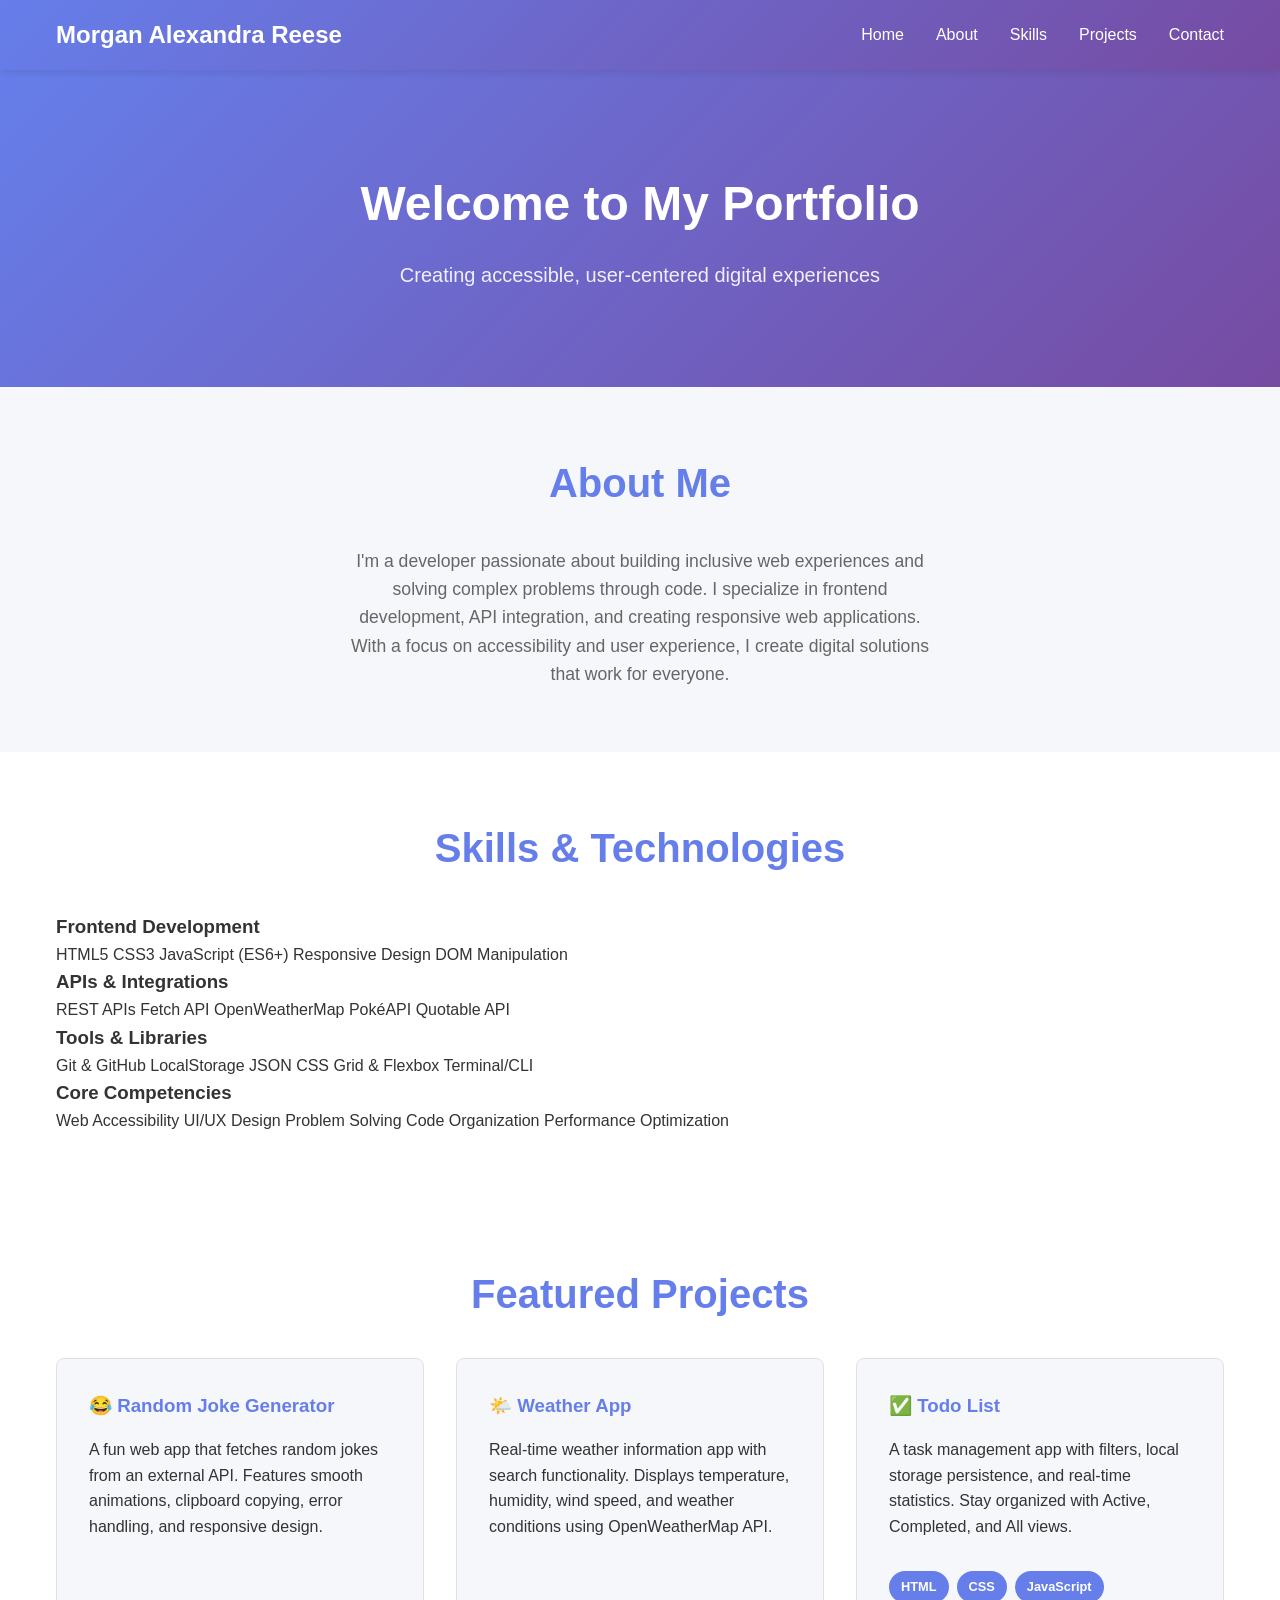
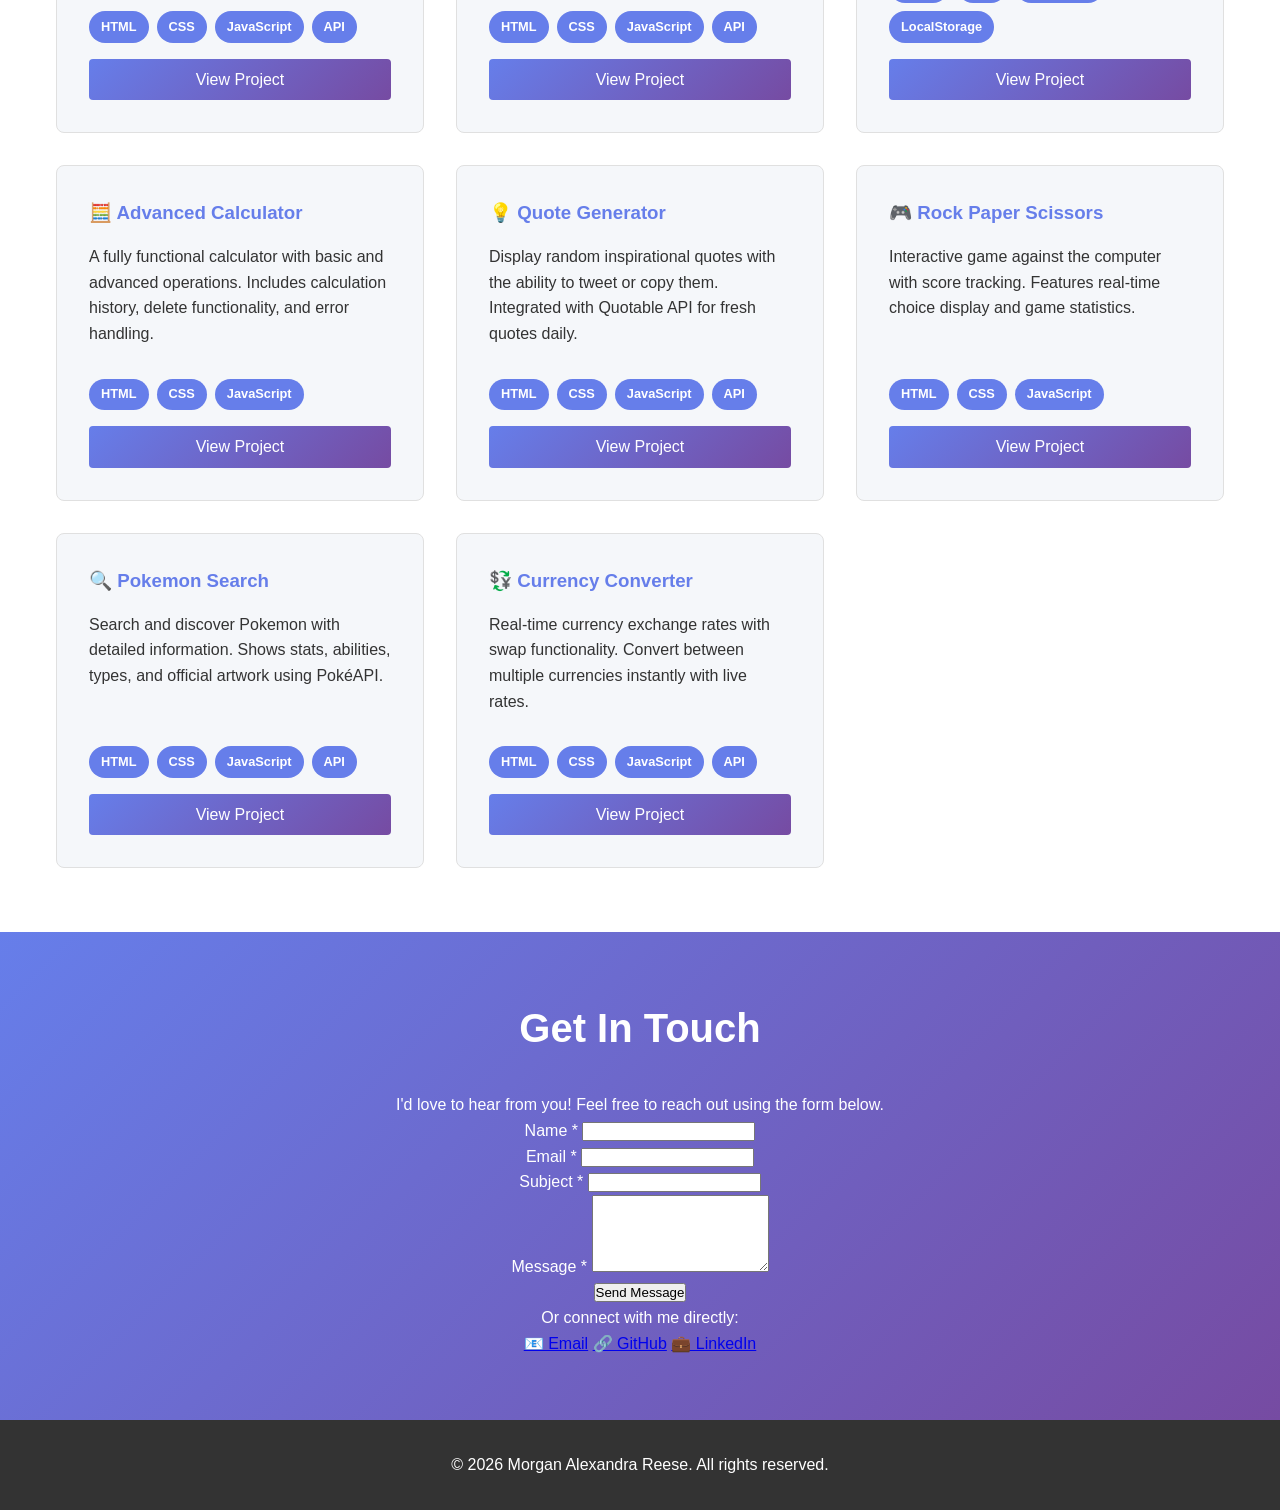
<file: index.html>
<!DOCTYPE html>
<html lang="en">
<head>
    <meta charset="UTF-8">
    <meta name="viewport" content="width=device-width, initial-scale=1.0">
    <title>Morgan Alexandra Reese - Portfolio</title>
    <link rel="stylesheet" href="styles/style.css">
</head>
<body>
    <header>
        <nav class="navbar">
            <div class="container">
                <h1 class="logo">Morgan Alexandra Reese</h1>
                <ul class="nav-links">
                    <li><a href="#home">Home</a></li>
                    <li><a href="#about">About</a></li>
                    <li><a href="#skills">Skills</a></li>
                    <li><a href="#projects">Projects</a></li>
                    <li><a href="#contact">Contact</a></li>
                </ul>
            </div>
        </nav>
    </header>

    <main>
        <section id="home" class="hero">
            <div class="container">
                <h1>Welcome to My Portfolio</h1>
                <p>Creating accessible, user-centered digital experiences</p>
            </div>
        </section>

        <section id="about" class="about">
            <div class="container">
                <h2>About Me</h2>
                <p>I'm a developer passionate about building inclusive web experiences and solving complex problems through code. I specialize in frontend development, API integration, and creating responsive web applications. With a focus on accessibility and user experience, I create digital solutions that work for everyone.</p>
            </div>
        </section>

        <section id="skills" class="skills">
            <div class="container">
                <h2>Skills & Technologies</h2>
                <div class="skills-grid">
                    <div class="skill-category">
                        <h3>Frontend Development</h3>
                        <div class="skill-tags">
                            <span class="skill-tag">HTML5</span>
                            <span class="skill-tag">CSS3</span>
                            <span class="skill-tag">JavaScript (ES6+)</span>
                            <span class="skill-tag">Responsive Design</span>
                            <span class="skill-tag">DOM Manipulation</span>
                        </div>
                    </div>

                    <div class="skill-category">
                        <h3>APIs & Integrations</h3>
                        <div class="skill-tags">
                            <span class="skill-tag">REST APIs</span>
                            <span class="skill-tag">Fetch API</span>
                            <span class="skill-tag">OpenWeatherMap</span>
                            <span class="skill-tag">PokéAPI</span>
                            <span class="skill-tag">Quotable API</span>
                        </div>
                    </div>

                    <div class="skill-category">
                        <h3>Tools & Libraries</h3>
                        <div class="skill-tags">
                            <span class="skill-tag">Git & GitHub</span>
                            <span class="skill-tag">LocalStorage</span>
                            <span class="skill-tag">JSON</span>
                            <span class="skill-tag">CSS Grid & Flexbox</span>
                            <span class="skill-tag">Terminal/CLI</span>
                        </div>
                    </div>

                    <div class="skill-category">
                        <h3>Core Competencies</h3>
                        <div class="skill-tags">
                            <span class="skill-tag">Web Accessibility</span>
                            <span class="skill-tag">UI/UX Design</span>
                            <span class="skill-tag">Problem Solving</span>
                            <span class="skill-tag">Code Organization</span>
                            <span class="skill-tag">Performance Optimization</span>
                        </div>
                    </div>
                </div>
            </div>
        </section>

        <section id="projects" class="projects">
            <div class="container">
                <h2>Featured Projects</h2>
                <div class="project-grid">
                    <article class="project-card">
                        <h3>😂 Random Joke Generator</h3>
                        <p>A fun web app that fetches random jokes from an external API. Features smooth animations, clipboard copying, error handling, and responsive design.</p>
                        <div class="tech-stack">
                            <span class="tech-tag">HTML</span>
                            <span class="tech-tag">CSS</span>
                            <span class="tech-tag">JavaScript</span>
                            <span class="tech-tag">API</span>
                        </div>
                        <a href="./projects/joke-generator/index.html" class="project-link">View Project</a>
                    </article>

                    <article class="project-card">
                        <h3>🌤️ Weather App</h3>
                        <p>Real-time weather information app with search functionality. Displays temperature, humidity, wind speed, and weather conditions using OpenWeatherMap API.</p>
                        <div class="tech-stack">
                            <span class="tech-tag">HTML</span>
                            <span class="tech-tag">CSS</span>
                            <span class="tech-tag">JavaScript</span>
                            <span class="tech-tag">API</span>
                        </div>
                        <a href="./projects/weather-app/index.html" class="project-link">View Project</a>
                    </article>

                    <article class="project-card">
                        <h3>✅ Todo List</h3>
                        <p>A task management app with filters, local storage persistence, and real-time statistics. Stay organized with Active, Completed, and All views.</p>
                        <div class="tech-stack">
                            <span class="tech-tag">HTML</span>
                            <span class="tech-tag">CSS</span>
                            <span class="tech-tag">JavaScript</span>
                            <span class="tech-tag">LocalStorage</span>
                        </div>
                        <a href="./projects/todo-list/index.html" class="project-link">View Project</a>
                    </article>

                    <article class="project-card">
                        <h3>🧮 Advanced Calculator</h3>
                        <p>A fully functional calculator with basic and advanced operations. Includes calculation history, delete functionality, and error handling.</p>
                        <div class="tech-stack">
                            <span class="tech-tag">HTML</span>
                            <span class="tech-tag">CSS</span>
                            <span class="tech-tag">JavaScript</span>
                        </div>
                        <a href="./projects/calculator/index.html" class="project-link">View Project</a>
                    </article>

                    <article class="project-card">
                        <h3>💡 Quote Generator</h3>
                        <p>Display random inspirational quotes with the ability to tweet or copy them. Integrated with Quotable API for fresh quotes daily.</p>
                        <div class="tech-stack">
                            <span class="tech-tag">HTML</span>
                            <span class="tech-tag">CSS</span>
                            <span class="tech-tag">JavaScript</span>
                            <span class="tech-tag">API</span>
                        </div>
                        <a href="./projects/quote-generator/index.html" class="project-link">View Project</a>
                    </article>

                    <article class="project-card">
                        <h3>🎮 Rock Paper Scissors</h3>
                        <p>Interactive game against the computer with score tracking. Features real-time choice display and game statistics.</p>
                        <div class="tech-stack">
                            <span class="tech-tag">HTML</span>
                            <span class="tech-tag">CSS</span>
                            <span class="tech-tag">JavaScript</span>
                        </div>
                        <a href="./projects/rock-paper-scissors/index.html" class="project-link">View Project</a>
                    </article>

                    <article class="project-card">
                        <h3>🔍 Pokemon Search</h3>
                        <p>Search and discover Pokemon with detailed information. Shows stats, abilities, types, and official artwork using PokéAPI.</p>
                        <div class="tech-stack">
                            <span class="tech-tag">HTML</span>
                            <span class="tech-tag">CSS</span>
                            <span class="tech-tag">JavaScript</span>
                            <span class="tech-tag">API</span>
                        </div>
                        <a href="./projects/pokemon-search/index.html" class="project-link">View Project</a>
                    </article>

                    <article class="project-card">
                        <h3>💱 Currency Converter</h3>
                        <p>Real-time currency exchange rates with swap functionality. Convert between multiple currencies instantly with live rates.</p>
                        <div class="tech-stack">
                            <span class="tech-tag">HTML</span>
                            <span class="tech-tag">CSS</span>
                            <span class="tech-tag">JavaScript</span>
                            <span class="tech-tag">API</span>
                        </div>
                        <a href="./projects/currency-converter/index.html" class="project-link">View Project</a>
                    </article>
                </div>
            </div>
        </section>

        <section id="contact" class="contact">
            <div class="container">
                <h2>Get In Touch</h2>
                <p>I'd love to hear from you! Feel free to reach out using the form below.</p>
                
                <form id="contact-form" class="contact-form">
                    <div class="form-group">
                        <label for="name">Name *</label>
                        <input type="text" id="name" name="name" required />
                    </div>

                    <div class="form-group">
                        <label for="email">Email *</label>
                        <input type="email" id="email" name="email" required />
                    </div>

                    <div class="form-group">
                        <label for="subject">Subject *</label>
                        <input type="text" id="subject" name="subject" required />
                    </div>

                    <div class="form-group">
                        <label for="message">Message *</label>
                        <textarea id="message" name="message" rows="5" required></textarea>
                    </div>

                    <button type="submit" class="submit-btn">Send Message</button>
                    <div id="form-status" class="form-status hidden"></div>
                </form>

                <div class="contact-links">
                    <p>Or connect with me directly:</p>
                    <div class="social-links">
                        <a href="mailto:morganalexandrareese@gmail.com" class="social-link">📧 Email</a>
                        <a href="https://github.com/morganalexandrareese-a11y" target="_blank" class="social-link">🔗 GitHub</a>
                        <a href="https://linkedin.com" target="_blank" class="social-link">💼 LinkedIn</a>
                    </div>
                </div>
            </div>
        </section>
    </main>

    <footer>
        <div class="container">
            <p>&copy; 2026 Morgan Alexandra Reese. All rights reserved.</p>
        </div>
    </footer>

    <script src="js/script.js"></script>
</body>
</html>
</file>
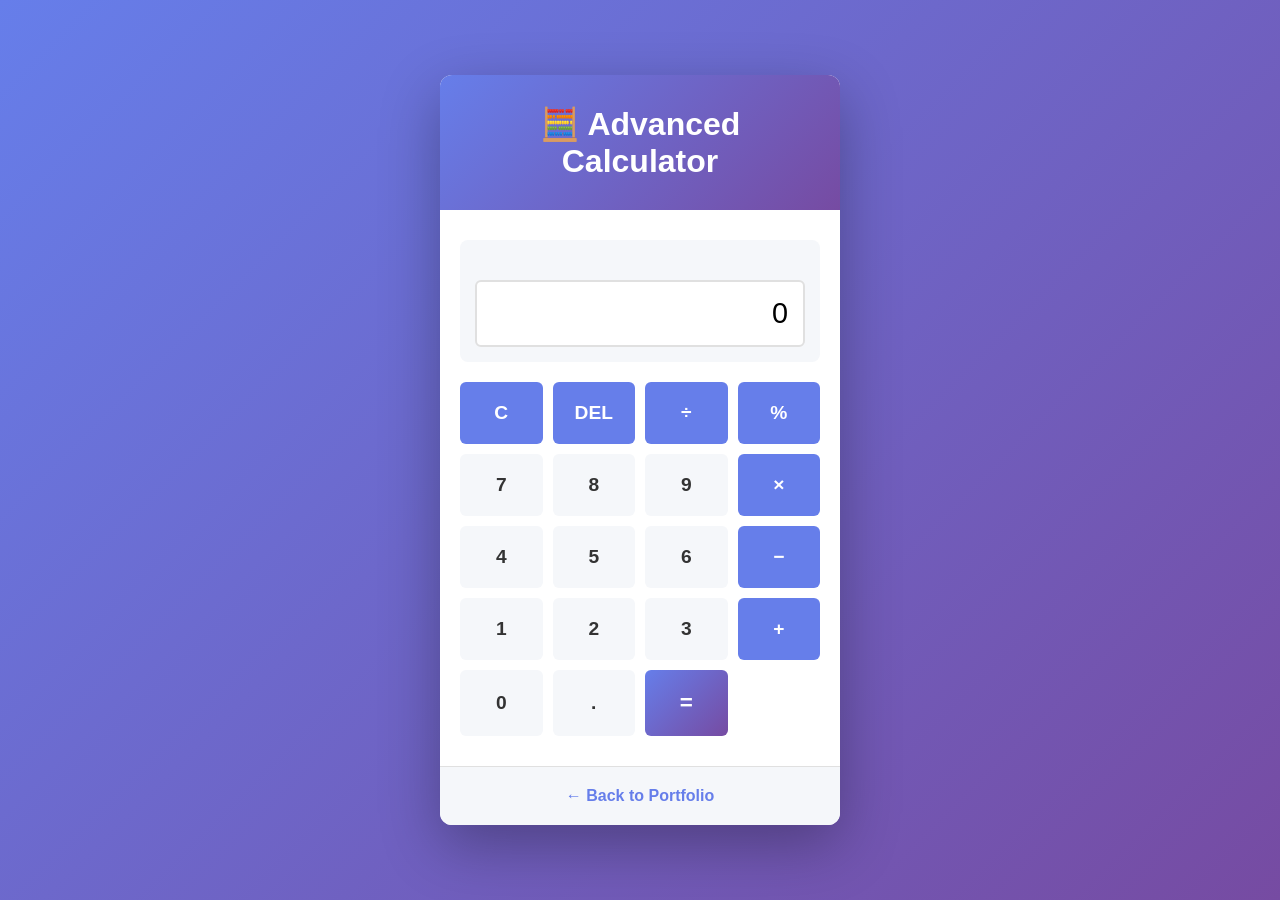
<file: projects/calculator/index.html>
<!DOCTYPE html>
<html lang="en">
<head>
    <meta charset="UTF-8">
    <meta name="viewport" content="width=device-width, initial-scale=1.0">
    <title>Calculator</title>
    <link rel="stylesheet" href="styles.css">
</head>
<body>
    <div class="container">
        <header>
            <h1>🧮 Advanced Calculator</h1>
        </header>

        <main>
            <div class="calculator">
                <div class="display">
                    <div class="history" id="history"></div>
                    <input type="text" id="display" readonly />
                </div>
                
                <div class="buttons">
                    <button class="btn function" onclick="clearDisplay()">C</button>
                    <button class="btn function" onclick="deleteLast()">DEL</button>
                    <button class="btn function" onclick="appendOperator('/')">÷</button>
                    <button class="btn function" onclick="appendOperator('%')">%</button>
                    
                    <button class="btn" onclick="appendNumber('7')">7</button>
                    <button class="btn" onclick="appendNumber('8')">8</button>
                    <button class="btn" onclick="appendNumber('9')">9</button>
                    <button class="btn function" onclick="appendOperator('*')">×</button>
                    
                    <button class="btn" onclick="appendNumber('4')">4</button>
                    <button class="btn" onclick="appendNumber('5')">5</button>
                    <button class="btn" onclick="appendNumber('6')">6</button>
                    <button class="btn function" onclick="appendOperator('-')">−</button>
                    
                    <button class="btn" onclick="appendNumber('1')">1</button>
                    <button class="btn" onclick="appendNumber('2')">2</button>
                    <button class="btn" onclick="appendNumber('3')">3</button>
                    <button class="btn function" onclick="appendOperator('+')">+</button>
                    
                    <button class="btn" onclick="appendNumber('0')">0</button>
                    <button class="btn" onclick="appendNumber('.')">.</button>
                    <button class="btn equals" onclick="calculate()">=</button>
                </div>
            </div>
        </main>

        <footer>
            <p><a href="../../index.html">← Back to Portfolio</a></p>
        </footer>
    </div>

    <script src="script.js"></script>
</body>
</html>
</file>
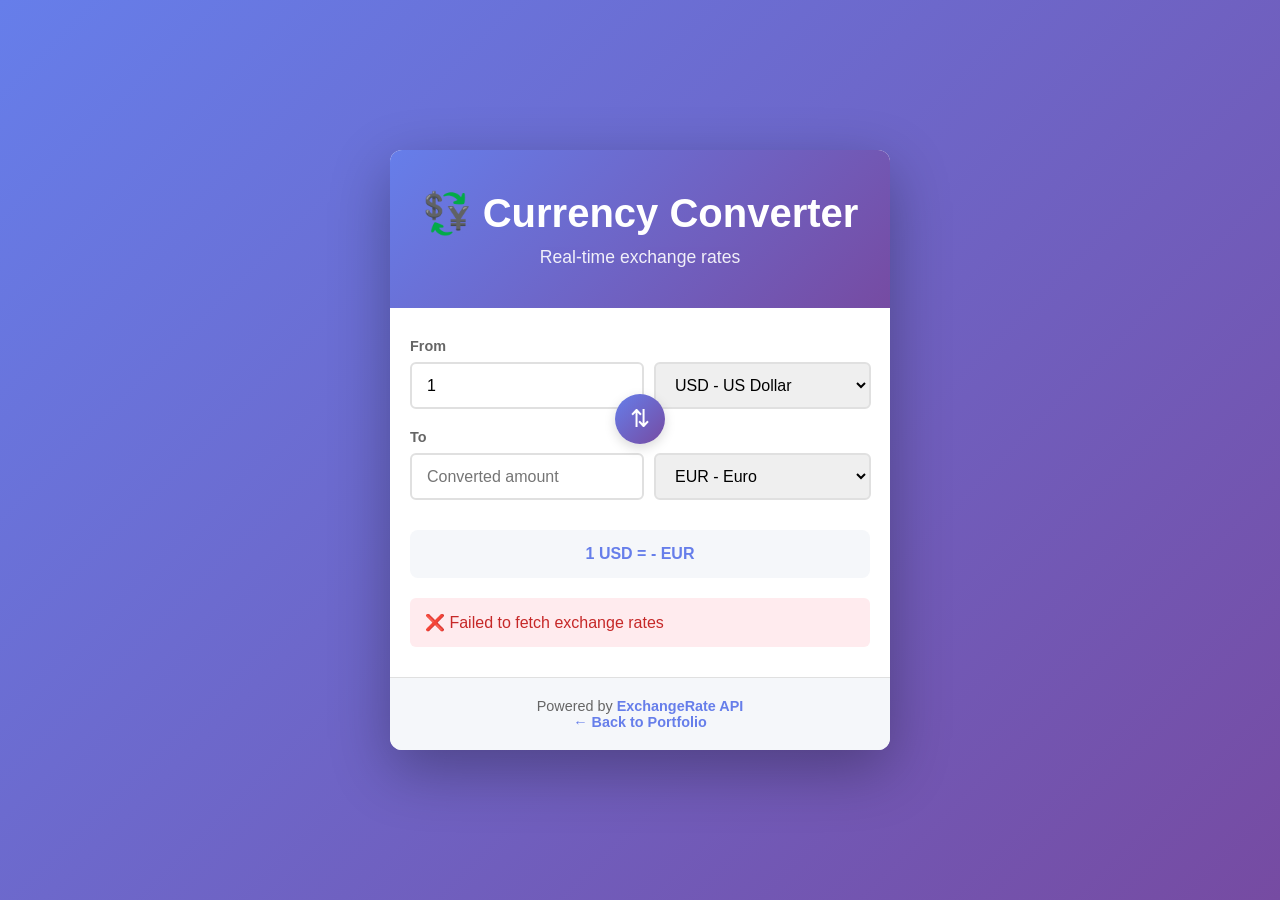
<file: projects/currency-converter/index.html>
<!DOCTYPE html>
<html lang="en">
<head>
    <meta charset="UTF-8">
    <meta name="viewport" content="width=device-width, initial-scale=1.0">
    <title>Currency Converter</title>
    <link rel="stylesheet" href="styles.css">
</head>
<body>
    <div class="container">
        <header>
            <h1>💱 Currency Converter</h1>
            <p>Real-time exchange rates</p>
        </header>

        <main>
            <div class="converter-box">
                <div class="currency-section">
                    <label>From</label>
                    <div class="input-group">
                        <input type="number" id="from-amount" placeholder="Enter amount" value="1" />
                        <select id="from-currency">
                            <option value="USD">USD - US Dollar</option>
                            <option value="EUR">EUR - Euro</option>
                            <option value="GBP">GBP - British Pound</option>
                            <option value="JPY">JPY - Japanese Yen</option>
                            <option value="INR">INR - Indian Rupee</option>
                            <option value="CAD">CAD - Canadian Dollar</option>
                        </select>
                    </div>
                </div>

                <button id="swap-btn" class="swap-btn">⇅</button>

                <div class="currency-section">
                    <label>To</label>
                    <div class="input-group">
                        <input type="number" id="to-amount" placeholder="Converted amount" readonly />
                        <select id="to-currency">
                            <option value="EUR">EUR - Euro</option>
                            <option value="USD">USD - US Dollar</option>
                            <option value="GBP">GBP - British Pound</option>
                            <option value="JPY">JPY - Japanese Yen</option>
                            <option value="INR">INR - Indian Rupee</option>
                            <option value="CAD">CAD - Canadian Dollar</option>
                        </select>
                    </div>
                </div>
            </div>

            <div class="rate-info">
                <p>1 <span id="rate-from">USD</span> = <span id="rate-value">-</span> <span id="rate-to">EUR</span></p>
            </div>

            <div id="error" class="error hidden"></div>
        </main>

        <footer>
            <p>Powered by <a href="https://api.exchangerate-api.com" target="_blank">ExchangeRate API</a></p>
            <p><a href="../../index.html">← Back to Portfolio</a></p>
        </footer>
    </div>

    <script src="script.js"></script>
</body>
</html>
</file>
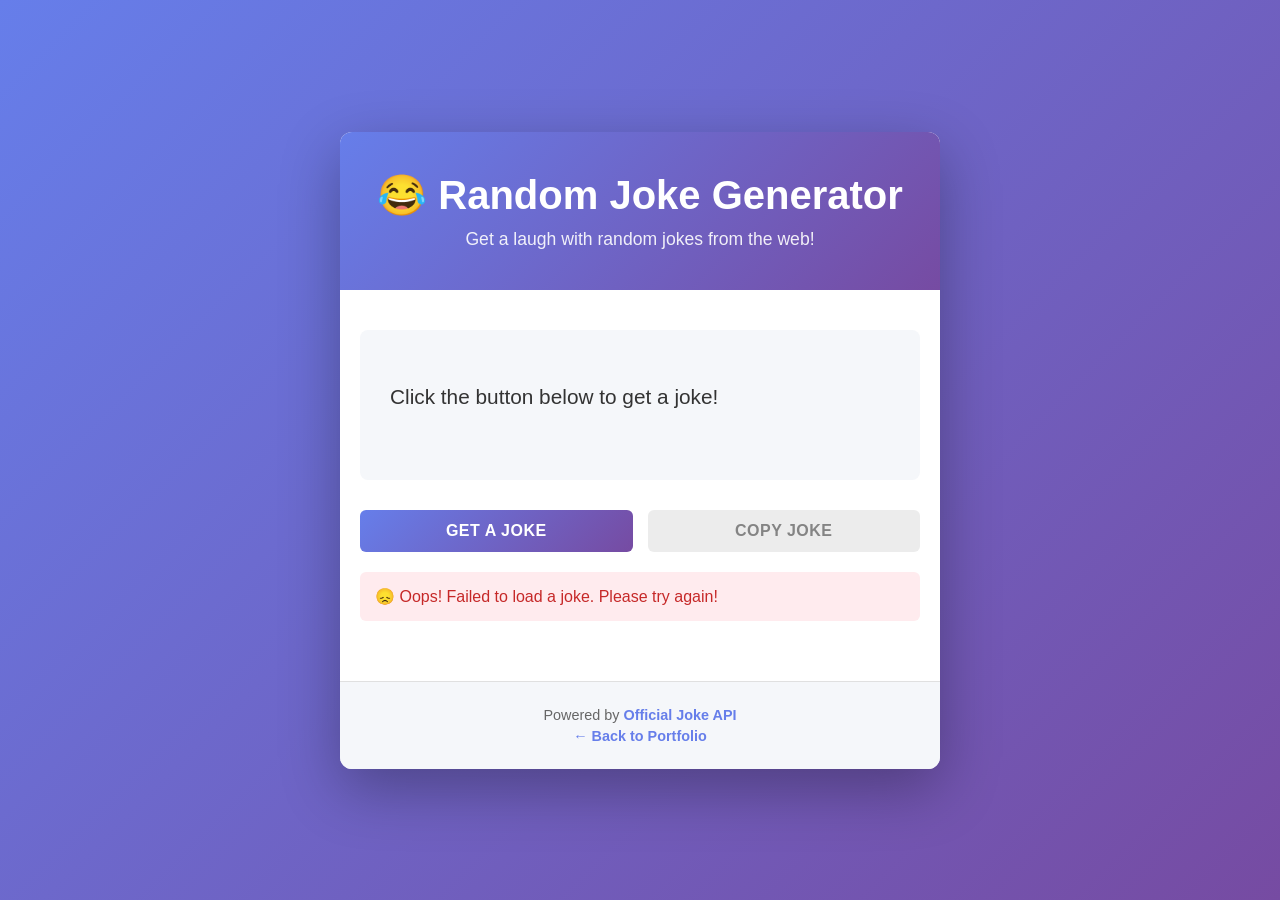
<file: projects/joke-generator/index.html>
<!DOCTYPE html>
<html lang="en">
<head>
    <meta charset="UTF-8">
    <meta name="viewport" content="width=device-width, initial-scale=1.0">
    <title>Random Joke Generator</title>
    <link rel="stylesheet" href="styles.css">
</head>
<body>
    <div class="container">
        <header>
            <h1>😂 Random Joke Generator</h1>
            <p>Get a laugh with random jokes from the web!</p>
        </header>

        <main>
            <div class="joke-box">
                <div id="joke-content" class="joke-content">
                    <p>Click the button below to get a joke!</p>
                </div>
                <div id="joke-type" class="joke-type"></div>
            </div>

            <div class="button-group">
                <button id="get-joke-btn" class="btn btn-primary">Get a Joke</button>
                <button id="copy-btn" class="btn btn-secondary">Copy Joke</button>
            </div>

            <div id="loading" class="loading hidden">
                <span class="spinner"></span>
                <p>Loading joke...</p>
            </div>

            <div id="error" class="error hidden"></div>

            <div id="success" class="success hidden">
                Joke copied to clipboard! 📋
            </div>
        </main>

        <footer>
            <p>Powered by <a href="https://official-joke-api.appspot.com/" target="_blank">Official Joke API</a></p>
            <p><a href="../../index.html">← Back to Portfolio</a></p>
        </footer>
    </div>

    <script src="script.js"></script>
</body>
</html>
</file>
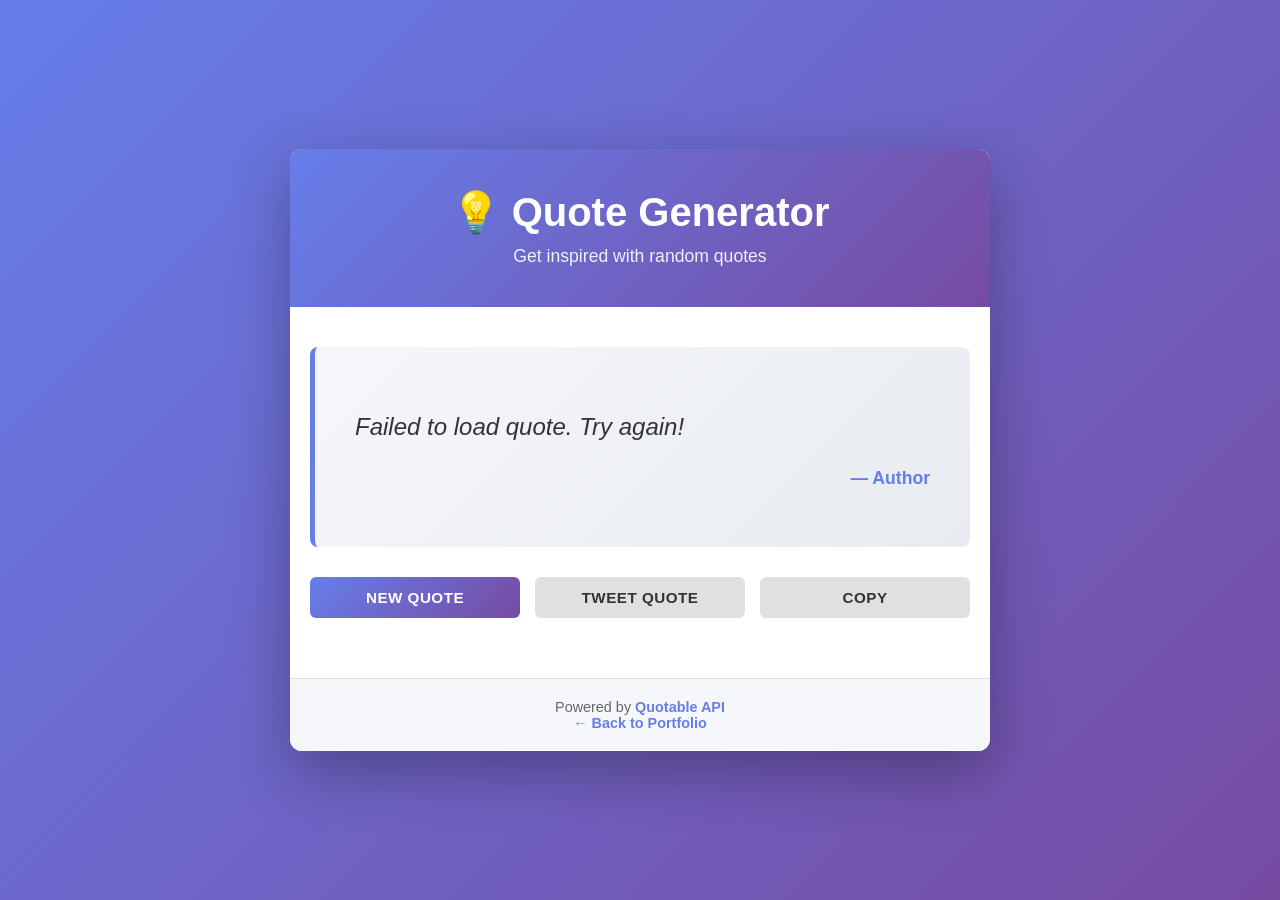
<file: projects/quote-generator/index.html>
<!DOCTYPE html>
<html lang="en">
<head>
    <meta charset="UTF-8">
    <meta name="viewport" content="width=device-width, initial-scale=1.0">
    <title>Quote Generator</title>
    <link rel="stylesheet" href="styles.css">
</head>
<body>
    <div class="container">
        <header>
            <h1>💡 Quote Generator</h1>
            <p>Get inspired with random quotes</p>
        </header>

        <main>
            <div class="quote-box">
                <blockquote id="quote-text" class="quote-text">
                    Loading...
                </blockquote>
                <p id="quote-author" class="quote-author">— Author</p>
            </div>

            <div class="button-group">
                <button id="new-quote-btn" class="btn btn-primary">New Quote</button>
                <button id="tweet-btn" class="btn btn-secondary" target="_blank">Tweet Quote</button>
                <button id="copy-btn" class="btn btn-secondary">Copy</button>
            </div>

            <div id="success" class="success hidden">✅ Quote copied!</div>
        </main>

        <footer>
            <p>Powered by <a href="https://api.quotable.io" target="_blank">Quotable API</a></p>
            <p><a href="../../index.html">← Back to Portfolio</a></p>
        </footer>
    </div>

    <script src="script.js"></script>
</body>
</html>
</file>
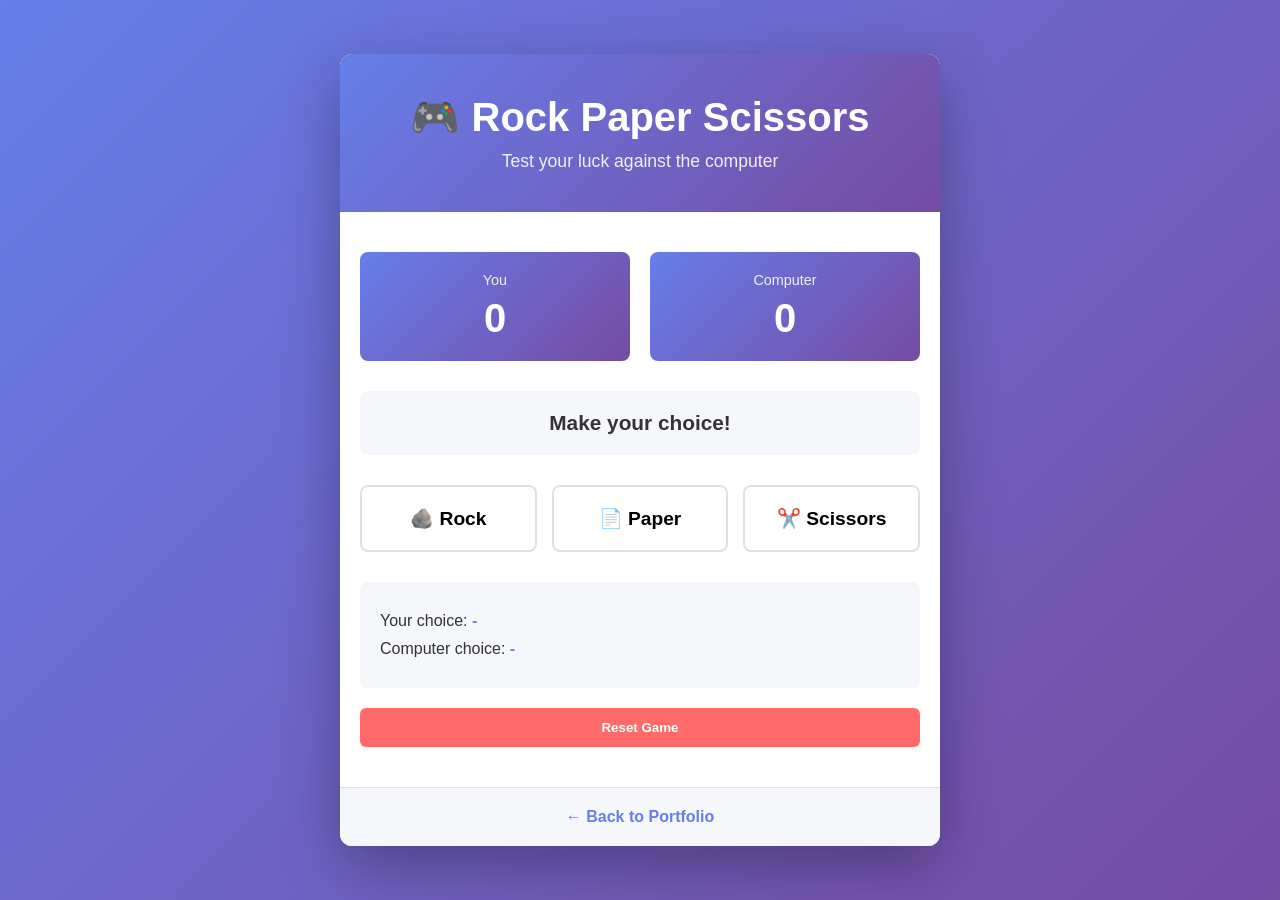
<file: projects/rock-paper-scissors/index.html>
<!DOCTYPE html>
<html lang="en">
<head>
    <meta charset="UTF-8">
    <meta name="viewport" content="width=device-width, initial-scale=1.0">
    <title>Rock Paper Scissors</title>
    <link rel="stylesheet" href="styles.css">
</head>
<body>
    <div class="container">
        <header>
            <h1>🎮 Rock Paper Scissors</h1>
            <p>Test your luck against the computer</p>
        </header>

        <main>
            <div class="score-board">
                <div class="score">
                    <span class="label">You</span>
                    <span class="value" id="player-score">0</span>
                </div>
                <div class="score">
                    <span class="label">Computer</span>
                    <span class="value" id="computer-score">0</span>
                </div>
            </div>

            <div class="result-display">
                <p id="result-text">Make your choice!</p>
            </div>

            <div class="choices">
                <button class="choice-btn" data-choice="rock">🪨 Rock</button>
                <button class="choice-btn" data-choice="paper">📄 Paper</button>
                <button class="choice-btn" data-choice="scissors">✂️ Scissors</button>
            </div>

            <div class="game-info">
                <p>Your choice: <span id="player-choice">-</span></p>
                <p>Computer choice: <span id="computer-choice">-</span></p>
            </div>

            <button id="reset-btn" class="reset-btn">Reset Game</button>
        </main>

        <footer>
            <p><a href="../../index.html">← Back to Portfolio</a></p>
        </footer>
    </div>

    <script src="script.js"></script>
</body>
</html>
</file>
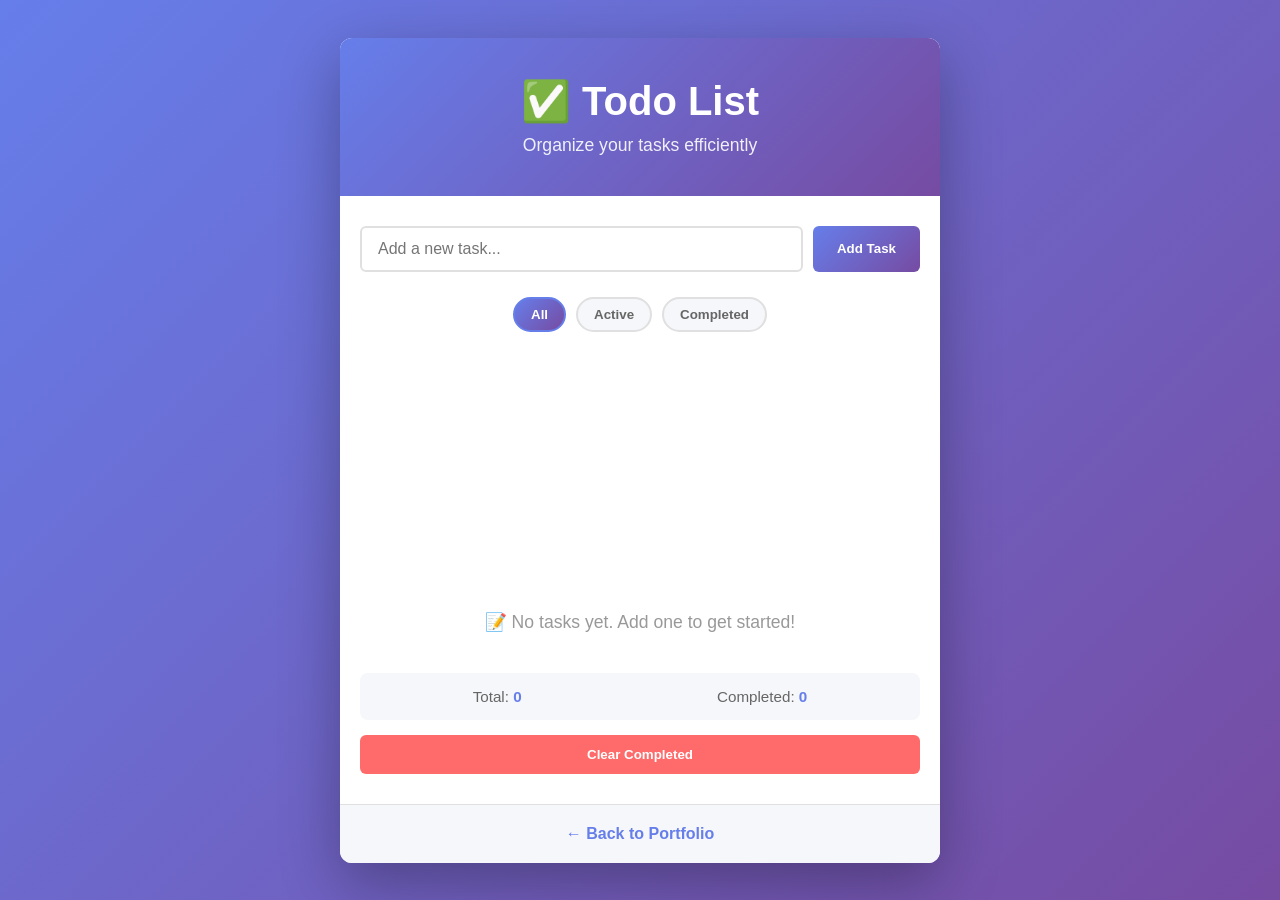
<file: projects/todo-list/index.html>
<!DOCTYPE html>
<html lang="en">
<head>
    <meta charset="UTF-8">
    <meta name="viewport" content="width=device-width, initial-scale=1.0">
    <title>Todo List</title>
    <link rel="stylesheet" href="styles.css">
</head>
<body>
    <div class="container">
        <header>
            <h1>✅ Todo List</h1>
            <p>Organize your tasks efficiently</p>
        </header>

        <main>
            <div class="input-section">
                <input type="text" id="task-input" placeholder="Add a new task..." />
                <button id="add-btn">Add Task</button>
            </div>

            <div class="filters">
                <button class="filter-btn active" data-filter="all">All</button>
                <button class="filter-btn" data-filter="active">Active</button>
                <button class="filter-btn" data-filter="completed">Completed</button>
            </div>

            <div id="tasks-container" class="tasks-container"></div>

            <div id="empty-state" class="empty-state">
                <p>📝 No tasks yet. Add one to get started!</p>
            </div>

            <div class="stats">
                <span>Total: <strong id="total-count">0</strong></span>
                <span>Completed: <strong id="completed-count">0</strong></span>
            </div>

            <button id="clear-btn" class="clear-btn">Clear Completed</button>
        </main>

        <footer>
            <p><a href="../../index.html">← Back to Portfolio</a></p>
        </footer>
    </div>

    <script src="script.js"></script>
</body>
</html>
</file>
<file: styles/style.css>
/* Global Styles */
:root {
    --primary-color: #667eea;
    --secondary-color: #764ba2;
    --text-dark: #333;
    --text-light: #666;
    --bg-light: #f5f7fa;
    --white: #ffffff;
    --spacing: 1rem;
}

* {
    margin: 0;
    padding: 0;
    box-sizing: border-box;
}

body {
    font-family: -apple-system, BlinkMacSystemFont, 'Segoe UI', Roboto, Oxygen, Ubuntu, Cantarell, sans-serif;
    line-height: 1.6;
    color: var(--text-dark);
    background-color: var(--white);
}

/* Container */
.container {
    max-width: 1200px;
    margin: 0 auto;
    padding: 0 var(--spacing);
}

/* Header & Navigation */
header {
    background: linear-gradient(135deg, var(--primary-color), var(--secondary-color));
    color: var(--white);
    padding: 1rem 0;
    position: sticky;
    top: 0;
    z-index: 100;
    box-shadow: 0 2px 8px rgba(0,0,0,0.1);
}

.navbar .container {
    display: flex;
    justify-content: space-between;
    align-items: center;
}

.logo {
    font-size: 1.5rem;
    font-weight: bold;
}

.nav-links {
    display: flex;
    list-style: none;
    gap: 2rem;
}

.nav-links a {
    color: var(--white);
    text-decoration: none;
    transition: opacity 0.3s ease;
}

.nav-links a:hover {
    opacity: 0.8;
}

/* Hero Section */
.hero {
    background: linear-gradient(135deg, var(--primary-color), var(--secondary-color));
    color: var(--white);
    padding: 6rem 0;
    text-align: center;
}

.hero h1 {
    font-size: 3rem;
    margin-bottom: 1rem;
}

.hero p {
    font-size: 1.25rem;
    opacity: 0.9;
}

/* Sections */
section {
    padding: 4rem 0;
}

section h2 {
    font-size: 2.5rem;
    margin-bottom: 2rem;
    text-align: center;
    color: var(--primary-color);
}

.about {
    background-color: var(--bg-light);
}

.about p {
    font-size: 1.1rem;
    color: var(--text-light);
    text-align: center;
    max-width: 600px;
    margin: 0 auto;
}

/* Projects Grid */
.project-grid {
    display: grid;
    grid-template-columns: repeat(auto-fit, minmax(300px, 1fr));
    gap: 2rem;
}

.project-card {
    background: var(--bg-light);
    padding: 2rem;
    border-radius: 8px;
    transition: transform 0.3s ease, box-shadow 0.3s ease;
    border: 1px solid #e0e0e0;
    display: flex;
    flex-direction: column;
}

.project-card:hover {
    transform: translateY(-5px);
    box-shadow: 0 8px 16px rgba(0,0,0,0.1);
}

.project-card h3 {
    color: var(--primary-color);
    margin-bottom: 1rem;
}

.project-card p {
    flex-grow: 1;
    margin-bottom: 1rem;
}

/* Tech Stack Tags */
.tech-stack {
    display: flex;
    flex-wrap: wrap;
    gap: 0.5rem;
    margin: 1rem 0;
}

.tech-tag {
    background-color: var(--primary-color);
    color: var(--white);
    padding: 0.35rem 0.75rem;
    border-radius: 20px;
    font-size: 0.8rem;
    font-weight: 600;
    display: inline-block;
}

.project-link {
    display: inline-block;
    color: var(--primary-color);
    text-decoration: none;
    font-weight: 500;
    transition: color 0.3s ease;
    padding: 0.5rem 1rem;
    background: linear-gradient(135deg, var(--primary-color), var(--secondary-color));
    color: var(--white);
    border-radius: 4px;
    text-align: center;
    margin-top: auto;
}

.project-link:hover {
    opacity: 0.9;
    transform: translateY(-2px);
}

/* Contact Section */
.contact {
    background: linear-gradient(135deg, var(--primary-color), var(--secondary-color));
    color: var(--white);
    text-align: center;
}

.contact h2 {
    color: var(--white);
}

.cta-button {
    display: inline-block;
    margin-top: 2rem;
    padding: 0.75rem 2rem;
    background-color: var(--white);
    color: var(--primary-color);
    text-decoration: none;
    border-radius: 4px;
    font-weight: bold;
    transition: transform 0.3s ease;
}

.cta-button:hover {
    transform: scale(1.05);
}

/* Footer */
footer {
    background-color: #333;
    color: var(--white);
    text-align: center;
    padding: 2rem 0;
}

/* Responsive Design */
@media (max-width: 768px) {
    .hero h1 {
        font-size: 2rem;
    }

    section h2 {
        font-size: 1.75rem;
    }

    .nav-links {
        gap: 1rem;
        font-size: 0.9rem;
    }

    .project-grid {
        grid-template-columns: 1fr;
    }

    .tech-stack {
        gap: 0.3rem;
    }

    .tech-tag {
        font-size: 0.75rem;
        padding: 0.25rem 0.6rem;
    }
}
</file>
<file: projects/calculator/styles.css>
* {
    margin: 0;
    padding: 0;
    box-sizing: border-box;
}

body {
    font-family: -apple-system, BlinkMacSystemFont, 'Segoe UI', Roboto, sans-serif;
    background: linear-gradient(135deg, #667eea 0%, #764ba2 100%);
    min-height: 100vh;
    display: flex;
    align-items: center;
    justify-content: center;
    padding: 20px;
}

.container {
    background: white;
    border-radius: 12px;
    box-shadow: 0 20px 60px rgba(0, 0, 0, 0.3);
    overflow: hidden;
    max-width: 400px;
    width: 100%;
}

header {
    background: linear-gradient(135deg, #667eea 0%, #764ba2 100%);
    color: white;
    padding: 30px 20px;
    text-align: center;
}

header h1 {
    font-size: 2rem;
}

main {
    padding: 30px 20px;
}

.calculator {
    width: 100%;
}

.display {
    background: #f5f7fa;
    border-radius: 8px;
    padding: 15px;
    margin-bottom: 20px;
}

.history {
    color: #999;
    font-size: 0.9rem;
    height: 20px;
    margin-bottom: 5px;
}

#display {
    width: 100%;
    padding: 15px;
    border: 2px solid #e0e0e0;
    border-radius: 6px;
    font-size: 1.8rem;
    text-align: right;
    background: white;
}

.buttons {
    display: grid;
    grid-template-columns: repeat(4, 1fr);
    gap: 10px;
}

.btn {
    padding: 20px;
    border: none;
    border-radius: 6px;
    font-size: 1.2rem;
    font-weight: 600;
    cursor: pointer;
    background: #f5f7fa;
    color: #333;
    transition: all 0.3s ease;
}

.btn:hover {
    transform: translateY(-2px);
    box-shadow: 0 4px 12px rgba(0, 0, 0, 0.1);
}

.btn:active {
    transform: translateY(0);
}

.btn.function {
    background: #667eea;
    color: white;
}

.btn.equals {
    background: linear-gradient(135deg, #667eea 0%, #764ba2 100%);
    color: white;
    font-size: 1.4rem;
}

footer {
    background: #f5f7fa;
    padding: 20px;
    text-align: center;
    border-top: 1px solid #e0e0e0;
}

footer a {
    color: #667eea;
    text-decoration: none;
    font-weight: 600;
}

footer a:hover {
    text-decoration: underline;
}
</file>
<file: projects/currency-converter/styles.css>
* {
    margin: 0;
    padding: 0;
    box-sizing: border-box;
}

body {
    font-family: -apple-system, BlinkMacSystemFont, 'Segoe UI', Roboto, sans-serif;
    background: linear-gradient(135deg, #667eea 0%, #764ba2 100%);
    min-height: 100vh;
    display: flex;
    align-items: center;
    justify-content: center;
    padding: 20px;
}

.container {
    background: white;
    border-radius: 12px;
    box-shadow: 0 20px 60px rgba(0, 0, 0, 0.3);
    max-width: 500px;
    width: 100%;
    overflow: hidden;
}

header {
    background: linear-gradient(135deg, #667eea 0%, #764ba2 100%);
    color: white;
    padding: 40px 20px;
    text-align: center;
}

header h1 {
    font-size: 2.5rem;
    margin-bottom: 10px;
}

header p {
    font-size: 1.1rem;
    opacity: 0.9;
}

main {
    padding: 30px 20px;
}

.converter-box {
    position: relative;
    margin-bottom: 30px;
}

.currency-section {
    margin-bottom: 20px;
}

.currency-section label {
    display: block;
    margin-bottom: 8px;
    color: #666;
    font-weight: 600;
    font-size: 0.9rem;
}

.input-group {
    display: grid;
    grid-template-columns: 1fr 1fr;
    gap: 10px;
}

.input-group input,
.input-group select {
    padding: 12px 15px;
    border: 2px solid #e0e0e0;
    border-radius: 6px;
    font-size: 1rem;
    font-family: inherit;
}

.input-group input:focus,
.input-group select:focus {
    outline: none;
    border-color: #667eea;
}

.input-group select {
    cursor: pointer;
}

.swap-btn {
    position: absolute;
    left: 50%;
    top: 50%;
    transform: translate(-50%, -50%);
    width: 50px;
    height: 50px;
    background: linear-gradient(135deg, #667eea 0%, #764ba2 100%);
    color: white;
    border: none;
    border-radius: 50%;
    cursor: pointer;
    font-size: 1.5rem;
    transition: all 0.3s ease;
    box-shadow: 0 4px 12px rgba(0, 0, 0, 0.15);
}

.swap-btn:hover {
    transform: translate(-50%, -50%) scale(1.1);
}

.swap-btn:active {
    transform: translate(-50%, -50%) scale(0.95);
}

.rate-info {
    background: #f5f7fa;
    padding: 15px;
    border-radius: 8px;
    text-align: center;
    color: #667eea;
    font-weight: 600;
    margin-bottom: 20px;
}

.error {
    display: none;
    background: #ffebee;
    color: #c62828;
    padding: 15px;
    border-radius: 6px;
}

.error:not(.hidden) {
    display: block;
}

.hidden {
    display: none;
}

footer {
    background: #f5f7fa;
    padding: 20px;
    text-align: center;
    border-top: 1px solid #e0e0e0;
    font-size: 0.9rem;
    color: #666;
}

footer a {
    color: #667eea;
    text-decoration: none;
    font-weight: 600;
}

footer a:hover {
    text-decoration: underline;
}
</file>
<file: projects/joke-generator/styles.css>
* {
    margin: 0;
    padding: 0;
    box-sizing: border-box;
}

body {
    font-family: -apple-system, BlinkMacSystemFont, 'Segoe UI', Roboto, Oxygen, Ubuntu, Cantarell, sans-serif;
    background: linear-gradient(135deg, #667eea 0%, #764ba2 100%);
    min-height: 100vh;
    display: flex;
    align-items: center;
    justify-content: center;
    padding: 20px;
}

.container {
    background: white;
    border-radius: 12px;
    box-shadow: 0 20px 60px rgba(0, 0, 0, 0.3);
    max-width: 600px;
    width: 100%;
    overflow: hidden;
}

header {
    background: linear-gradient(135deg, #667eea 0%, #764ba2 100%);
    color: white;
    padding: 40px 20px;
    text-align: center;
}

header h1 {
    font-size: 2.5rem;
    margin-bottom: 10px;
}

header p {
    font-size: 1.1rem;
    opacity: 0.9;
}

main {
    padding: 40px 20px;
}

.joke-box {
    background: #f5f7fa;
    border-radius: 8px;
    padding: 30px;
    margin-bottom: 30px;
    min-height: 150px;
    display: flex;
    flex-direction: column;
    justify-content: center;
}

.joke-content {
    font-size: 1.3rem;
    line-height: 1.8;
    color: #333;
    margin-bottom: 15px;
}

.joke-content p {
    margin: 0;
}

.joke-type {
    font-size: 0.9rem;
    color: #667eea;
    font-weight: 600;
    text-transform: uppercase;
    letter-spacing: 1px;
}

.button-group {
    display: grid;
    grid-template-columns: 1fr 1fr;
    gap: 15px;
    margin-bottom: 20px;
}

.btn {
    padding: 12px 24px;
    border: none;
    border-radius: 6px;
    font-size: 1rem;
    font-weight: 600;
    cursor: pointer;
    transition: all 0.3s ease;
    text-transform: uppercase;
    letter-spacing: 0.5px;
}

.btn-primary {
    background: linear-gradient(135deg, #667eea 0%, #764ba2 100%);
    color: white;
}

.btn-primary:hover {
    transform: translateY(-2px);
    box-shadow: 0 10px 20px rgba(102, 126, 234, 0.4);
}

.btn-primary:active {
    transform: translateY(0);
}

.btn-secondary {
    background: #e0e0e0;
    color: #333;
}

.btn-secondary:hover {
    background: #d0d0d0;
    transform: translateY(-2px);
}

.btn-secondary:active {
    transform: translateY(0);
}

.btn:disabled {
    opacity: 0.6;
    cursor: not-allowed;
    transform: none;
}

.loading {
    display: flex;
    flex-direction: column;
    align-items: center;
    justify-content: center;
    padding: 20px;
    gap: 15px;
}

.loading.hidden {
    display: none;
}

.spinner {
    width: 40px;
    height: 40px;
    border: 4px solid #f5f7fa;
    border-top: 4px solid #667eea;
    border-radius: 50%;
    animation: spin 1s linear infinite;
}

@keyframes spin {
    0% { transform: rotate(0deg); }
    100% { transform: rotate(360deg); }
}

.error {
    background: #ffebee;
    color: #c62828;
    padding: 15px;
    border-radius: 6px;
    margin-bottom: 20px;
    display: none;
}

.error.hidden {
    display: none;
}

.error:not(.hidden) {
    display: block;
}

.success {
    background: #e8f5e9;
    color: #2e7d32;
    padding: 15px;
    border-radius: 6px;
    text-align: center;
    display: none;
    animation: slideIn 0.3s ease;
}

.success:not(.hidden) {
    display: block;
}

.success.hidden {
    display: none;
}

@keyframes slideIn {
    from {
        transform: translateY(-10px);
        opacity: 0;
    }
    to {
        transform: translateY(0);
        opacity: 1;
    }
}

footer {
    background: #f5f7fa;
    padding: 20px;
    text-align: center;
    border-top: 1px solid #e0e0e0;
    font-size: 0.9rem;
    color: #666;
}

footer a {
    color: #667eea;
    text-decoration: none;
    font-weight: 600;
}

footer a:hover {
    text-decoration: underline;
}

footer p {
    margin: 5px 0;
}

@media (max-width: 600px) {
    header h1 {
        font-size: 1.8rem;
    }

    .joke-content {
        font-size: 1.1rem;
    }

    .button-group {
        grid-template-columns: 1fr;
    }

    main {
        padding: 25px 15px;
    }
}
</file>
<file: projects/quote-generator/styles.css>
* {
    margin: 0;
    padding: 0;
    box-sizing: border-box;
}

body {
    font-family: -apple-system, BlinkMacSystemFont, 'Segoe UI', Roboto, sans-serif;
    background: linear-gradient(135deg, #667eea 0%, #764ba2 100%);
    min-height: 100vh;
    display: flex;
    align-items: center;
    justify-content: center;
    padding: 20px;
}

.container {
    background: white;
    border-radius: 12px;
    box-shadow: 0 20px 60px rgba(0, 0, 0, 0.3);
    max-width: 700px;
    width: 100%;
    overflow: hidden;
}

header {
    background: linear-gradient(135deg, #667eea 0%, #764ba2 100%);
    color: white;
    padding: 40px 20px;
    text-align: center;
}

header h1 {
    font-size: 2.5rem;
    margin-bottom: 10px;
}

header p {
    font-size: 1.1rem;
    opacity: 0.9;
}

main {
    padding: 40px 20px;
}

.quote-box {
    background: linear-gradient(135deg, #f5f7fa 0%, #e8ebf0 100%);
    border-left: 5px solid #667eea;
    padding: 40px;
    margin-bottom: 30px;
    border-radius: 8px;
    min-height: 200px;
    display: flex;
    flex-direction: column;
    justify-content: center;
}

.quote-text {
    font-size: 1.5rem;
    color: #333;
    font-weight: 500;
    line-height: 1.8;
    margin-bottom: 20px;
    font-style: italic;
}

.quote-author {
    color: #667eea;
    font-weight: 600;
    text-align: right;
    font-size: 1.1rem;
}

.button-group {
    display: grid;
    grid-template-columns: 1fr 1fr 1fr;
    gap: 15px;
    margin-bottom: 20px;
}

.btn {
    padding: 12px 24px;
    border: none;
    border-radius: 6px;
    font-size: 0.95rem;
    font-weight: 600;
    cursor: pointer;
    transition: all 0.3s ease;
    text-transform: uppercase;
    letter-spacing: 0.5px;
}

.btn-primary {
    background: linear-gradient(135deg, #667eea 0%, #764ba2 100%);
    color: white;
}

.btn-primary:hover {
    transform: translateY(-2px);
    box-shadow: 0 10px 20px rgba(102, 126, 234, 0.4);
}

.btn-secondary {
    background: #e0e0e0;
    color: #333;
}

.btn-secondary:hover {
    background: #d0d0d0;
    transform: translateY(-2px);
}

.btn:active {
    transform: translateY(0);
}

.success {
    background: #e8f5e9;
    color: #2e7d32;
    padding: 15px;
    border-radius: 6px;
    text-align: center;
    font-weight: 600;
    animation: slideIn 0.3s ease;
}

.success.hidden {
    display: none;
}

@keyframes slideIn {
    from {
        opacity: 0;
        transform: translateY(-10px);
    }
    to {
        opacity: 1;
        transform: translateY(0);
    }
}

footer {
    background: #f5f7fa;
    padding: 20px;
    text-align: center;
    border-top: 1px solid #e0e0e0;
    font-size: 0.9rem;
    color: #666;
}

footer a {
    color: #667eea;
    text-decoration: none;
    font-weight: 600;
}

footer a:hover {
    text-decoration: underline;
}

@media (max-width: 600px) {
    header h1 {
        font-size: 1.8rem;
    }

    .quote-text {
        font-size: 1.2rem;
    }

    .button-group {
        grid-template-columns: 1fr;
    }
}
</file>
<file: projects/rock-paper-scissors/styles.css>
* {
    margin: 0;
    padding: 0;
    box-sizing: border-box;
}

body {
    font-family: -apple-system, BlinkMacSystemFont, 'Segoe UI', Roboto, sans-serif;
    background: linear-gradient(135deg, #667eea 0%, #764ba2 100%);
    min-height: 100vh;
    display: flex;
    align-items: center;
    justify-content: center;
    padding: 20px;
}

.container {
    background: white;
    border-radius: 12px;
    box-shadow: 0 20px 60px rgba(0, 0, 0, 0.3);
    max-width: 600px;
    width: 100%;
    overflow: hidden;
}

header {
    background: linear-gradient(135deg, #667eea 0%, #764ba2 100%);
    color: white;
    padding: 40px 20px;
    text-align: center;
}

header h1 {
    font-size: 2.5rem;
    margin-bottom: 10px;
}

header p {
    font-size: 1.1rem;
    opacity: 0.9;
}

main {
    padding: 40px 20px;
}

.score-board {
    display: grid;
    grid-template-columns: 1fr 1fr;
    gap: 20px;
    margin-bottom: 30px;
}

.score {
    background: linear-gradient(135deg, #667eea 0%, #764ba2 100%);
    color: white;
    padding: 20px;
    border-radius: 8px;
    text-align: center;
}

.score .label {
    display: block;
    font-size: 0.9rem;
    opacity: 0.9;
    margin-bottom: 8px;
}

.score .value {
    display: block;
    font-size: 2.5rem;
    font-weight: bold;
}

.result-display {
    background: #f5f7fa;
    padding: 20px;
    border-radius: 8px;
    text-align: center;
    margin-bottom: 30px;
    min-height: 60px;
    display: flex;
    align-items: center;
    justify-content: center;
}

#result-text {
    font-size: 1.3rem;
    font-weight: 600;
    color: #333;
}

.choices {
    display: grid;
    grid-template-columns: repeat(3, 1fr);
    gap: 15px;
    margin-bottom: 30px;
}

.choice-btn {
    padding: 20px;
    font-size: 1.2rem;
    border: 2px solid #e0e0e0;
    background: white;
    border-radius: 8px;
    cursor: pointer;
    transition: all 0.3s ease;
    font-weight: 600;
}

.choice-btn:hover {
    border-color: #667eea;
    background: #f5f7fa;
    transform: translateY(-3px);
}

.choice-btn.selected {
    background: linear-gradient(135deg, #667eea 0%, #764ba2 100%);
    color: white;
    border-color: #667eea;
}

.game-info {
    background: #f5f7fa;
    padding: 20px;
    border-radius: 8px;
    margin-bottom: 20px;
    font-size: 1rem;
}

.game-info p {
    margin: 10px 0;
    color: #333;
}

.game-info span {
    font-weight: 600;
    color: #667eea;
}

.reset-btn {
    width: 100%;
    padding: 12px;
    background: #ff6b6b;
    color: white;
    border: none;
    border-radius: 6px;
    cursor: pointer;
    font-weight: 600;
    transition: all 0.3s ease;
}

.reset-btn:hover {
    background: #ff5252;
}

footer {
    background: #f5f7fa;
    padding: 20px;
    text-align: center;
    border-top: 1px solid #e0e0e0;
}

footer a {
    color: #667eea;
    text-decoration: none;
    font-weight: 600;
}

footer a:hover {
    text-decoration: underline;
}

@media (max-width: 600px) {
    header h1 {
        font-size: 1.8rem;
    }

    .choices {
        grid-template-columns: 1fr;
    }
}
</file>
<file: projects/todo-list/styles.css>
* {
    margin: 0;
    padding: 0;
    box-sizing: border-box;
}

body {
    font-family: -apple-system, BlinkMacSystemFont, 'Segoe UI', Roboto, sans-serif;
    background: linear-gradient(135deg, #667eea 0%, #764ba2 100%);
    min-height: 100vh;
    display: flex;
    align-items: center;
    justify-content: center;
    padding: 20px;
}

.container {
    background: white;
    border-radius: 12px;
    box-shadow: 0 20px 60px rgba(0, 0, 0, 0.3);
    max-width: 600px;
    width: 100%;
    overflow: hidden;
}

header {
    background: linear-gradient(135deg, #667eea 0%, #764ba2 100%);
    color: white;
    padding: 40px 20px;
    text-align: center;
}

header h1 {
    font-size: 2.5rem;
    margin-bottom: 10px;
}

header p {
    font-size: 1.1rem;
    opacity: 0.9;
}

main {
    padding: 30px 20px;
}

.input-section {
    display: flex;
    gap: 10px;
    margin-bottom: 25px;
}

.input-section input {
    flex: 1;
    padding: 12px 16px;
    border: 2px solid #e0e0e0;
    border-radius: 6px;
    font-size: 1rem;
    transition: border-color 0.3s ease;
}

.input-section input:focus {
    outline: none;
    border-color: #667eea;
}

.input-section button {
    padding: 12px 24px;
    background: linear-gradient(135deg, #667eea 0%, #764ba2 100%);
    color: white;
    border: none;
    border-radius: 6px;
    cursor: pointer;
    font-weight: 600;
    transition: transform 0.3s ease;
}

.input-section button:hover {
    transform: translateY(-2px);
}

.filters {
    display: flex;
    gap: 10px;
    margin-bottom: 20px;
    justify-content: center;
}

.filter-btn {
    padding: 8px 16px;
    background: #f5f7fa;
    border: 2px solid #e0e0e0;
    border-radius: 20px;
    cursor: pointer;
    font-weight: 600;
    transition: all 0.3s ease;
    color: #666;
}

.filter-btn:hover {
    background: #e8ebf0;
}

.filter-btn.active {
    background: linear-gradient(135deg, #667eea 0%, #764ba2 100%);
    color: white;
    border-color: #667eea;
}

.tasks-container {
    min-height: 200px;
    margin-bottom: 20px;
}

.task-item {
    display: flex;
    align-items: center;
    padding: 15px;
    background: #f5f7fa;
    border-radius: 8px;
    margin-bottom: 10px;
    transition: all 0.3s ease;
}

.task-item:hover {
    transform: translateX(5px);
    box-shadow: 0 4px 12px rgba(0, 0, 0, 0.1);
}

.task-item.completed {
    opacity: 0.6;
}

.task-item.completed .task-text {
    text-decoration: line-through;
    color: #999;
}

.task-checkbox {
    width: 24px;
    height: 24px;
    cursor: pointer;
    margin-right: 12px;
    accent-color: #667eea;
}

.task-text {
    flex: 1;
    font-size: 1rem;
    color: #333;
}

.task-delete {
    padding: 6px 12px;
    background: #ff6b6b;
    color: white;
    border: none;
    border-radius: 4px;
    cursor: pointer;
    font-size: 0.9rem;
    transition: all 0.3s ease;
}

.task-delete:hover {
    background: #ff5252;
}

.empty-state {
    text-align: center;
    padding: 40px 20px;
    color: #999;
    font-size: 1.1rem;
    display: none;
}

.empty-state.show {
    display: block;
}

.stats {
    display: flex;
    justify-content: space-around;
    padding: 15px;
    background: #f5f7fa;
    border-radius: 8px;
    margin-bottom: 15px;
    font-size: 0.95rem;
}

.stats span {
    color: #666;
}

.stats strong {
    color: #667eea;
}

.clear-btn {
    width: 100%;
    padding: 12px;
    background: #ff6b6b;
    color: white;
    border: none;
    border-radius: 6px;
    cursor: pointer;
    font-weight: 600;
    transition: all 0.3s ease;
}

.clear-btn:hover {
    background: #ff5252;
}

footer {
    background: #f5f7fa;
    padding: 20px;
    text-align: center;
    border-top: 1px solid #e0e0e0;
}

footer a {
    color: #667eea;
    text-decoration: none;
    font-weight: 600;
}

footer a:hover {
    text-decoration: underline;
}

@media (max-width: 600px) {
    header h1 {
        font-size: 1.8rem;
    }

    .filters {
        flex-wrap: wrap;
    }
}
</file>
